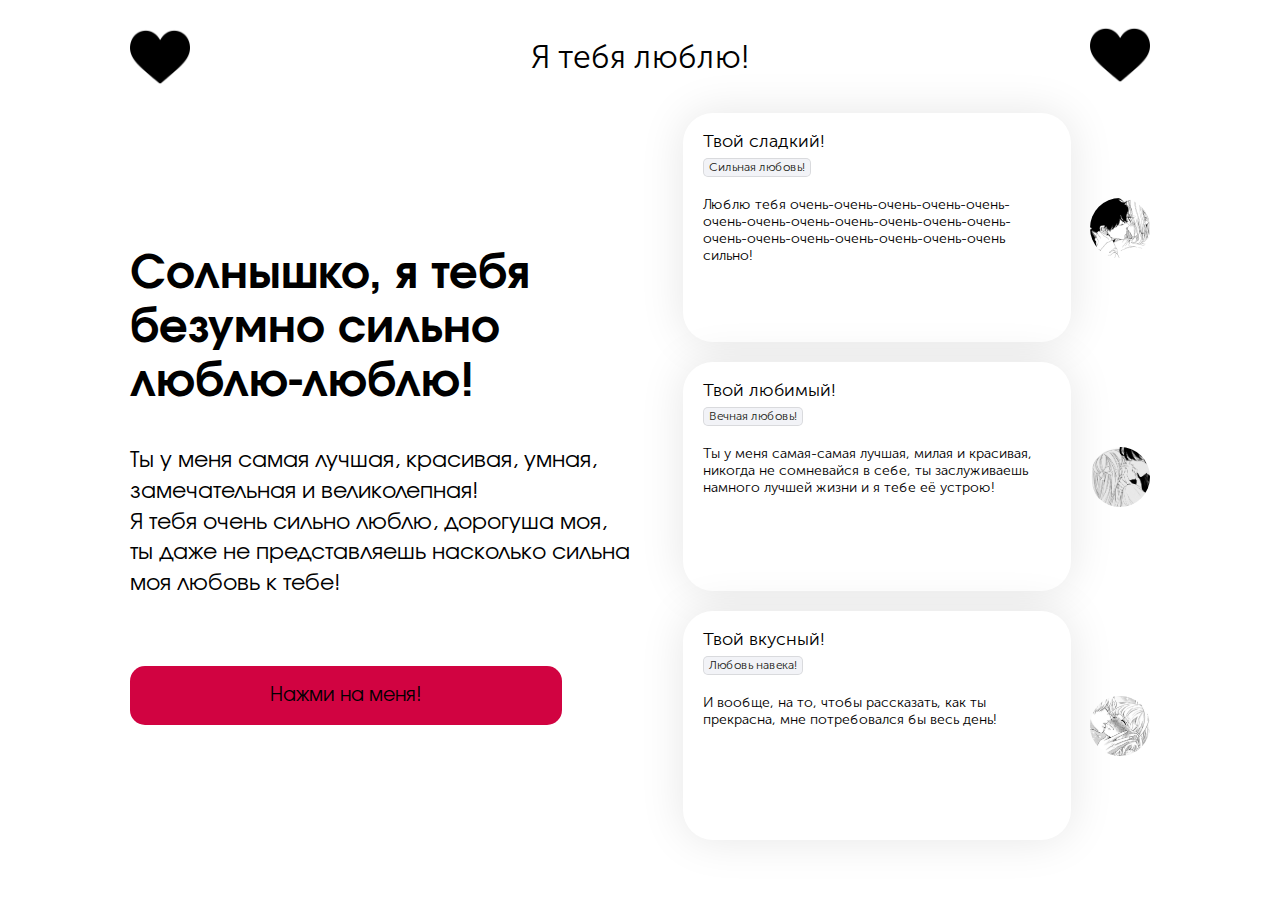
<file: index.html>
<!DOCTYPE html>
<html lang="en">
  <head>
    <meta charset="UTF-8" />
    <meta name="viewport" content="width=device-width, initial-scale=1.0" />
    <title>ForMyLove!</title>
    <link rel="stylesheet" href="/CSS/reset.css" />
    <link rel="stylesheet" href="/CSS/style.css" />
    <link rel="shortcut icon" href="ICONS/heart(1).png" type="image/x-icon" />
  </head>
  <body>
    <header>
      <div class="header container">
        <img class="header__heartIcon" src="/ICONS/BLACK_HEART.PNG" alt="ICON" />
        <div class="header__loveLink">
          <a href="#">Я тебя люблю!</a>
        </div>
        <div class="header__rightIcon">
          <img
            class="header__heartIcon"
            src="../ICONS/BLACK_HEART.PNG"
            alt="BLACK_HEART"
          />
        </div>
      </div>
    <header>

    <div class="hero container">
      <div class="hero-left">
        <div class="hero-title">
          Солнышко, я тебя безумно сильно люблю-люблю!
        </div>
        <div class="hero-description">
          Ты у меня самая лучшая, красивая, умная, замечательная и великолепная!
          <br />Я тебя очень сильно люблю, дорогуша моя, <br />
          ты даже не представляешь насколько сильна моя любовь к тебе!
        </div>
        <a class="love-button" href="gallery.html">Нажми на меня!</a>
      </div>
      <div class="hero-right">
        <div class="hero-reviews">
          <div class="hero-reviews-content">
            <div class="hero-reviews-name">Твой сладкий!</div>

            <div class="hero-reviews-tariff">Сильная любовь!</div>
            <div class="hero-reviews-review">
              Люблю тебя
              очень-очень-очень-очень-очень-очень-очень-очень-очень-очень-очень-очень-очень-очень-очень-очень-очень-очень-очень
              сильно!
            </div>
          </div>
          <img class="AVATAR" src="/ICONS/AVATAR_01.jpg" alt="01" />
        </div>
        <div class="hero-reviews">
          <div class="hero-reviews-content">
            <div class="hero-reviews-name">Твой любимый!</div>

            <div class="hero-reviews-tariff">Вечная любовь!</div>
            <div class="hero-reviews-review">
              Ты у меня самая-самая лучшая, милая и красивая, никогда не
              сомневайся в себе, ты заслуживаешь намного лучшей жизни и я тебе
              её устрою!
            </div>
          </div>
          <img class="AVATAR" src="/ICONS/AVATAR_02.jpg" alt="02" />
        </div>
        <div class="hero-reviews">
          <div class="hero-reviews-content">
            <div class="hero-reviews-name">Твой вкусный!</div>

            <div class="hero-reviews-tariff">Любовь навека!</div>
            <div class="hero-reviews-review">
              И вообще, на то, чтобы рассказать, как ты прекрасна, мне
              потребовался бы весь день!
            </div>
          </div>
          <img class="AVATAR" src="/ICONS/AVATAR_03.jpg" alt="03" />
        </div>
      </div>
    </div>
  </body>
</html>
</file>
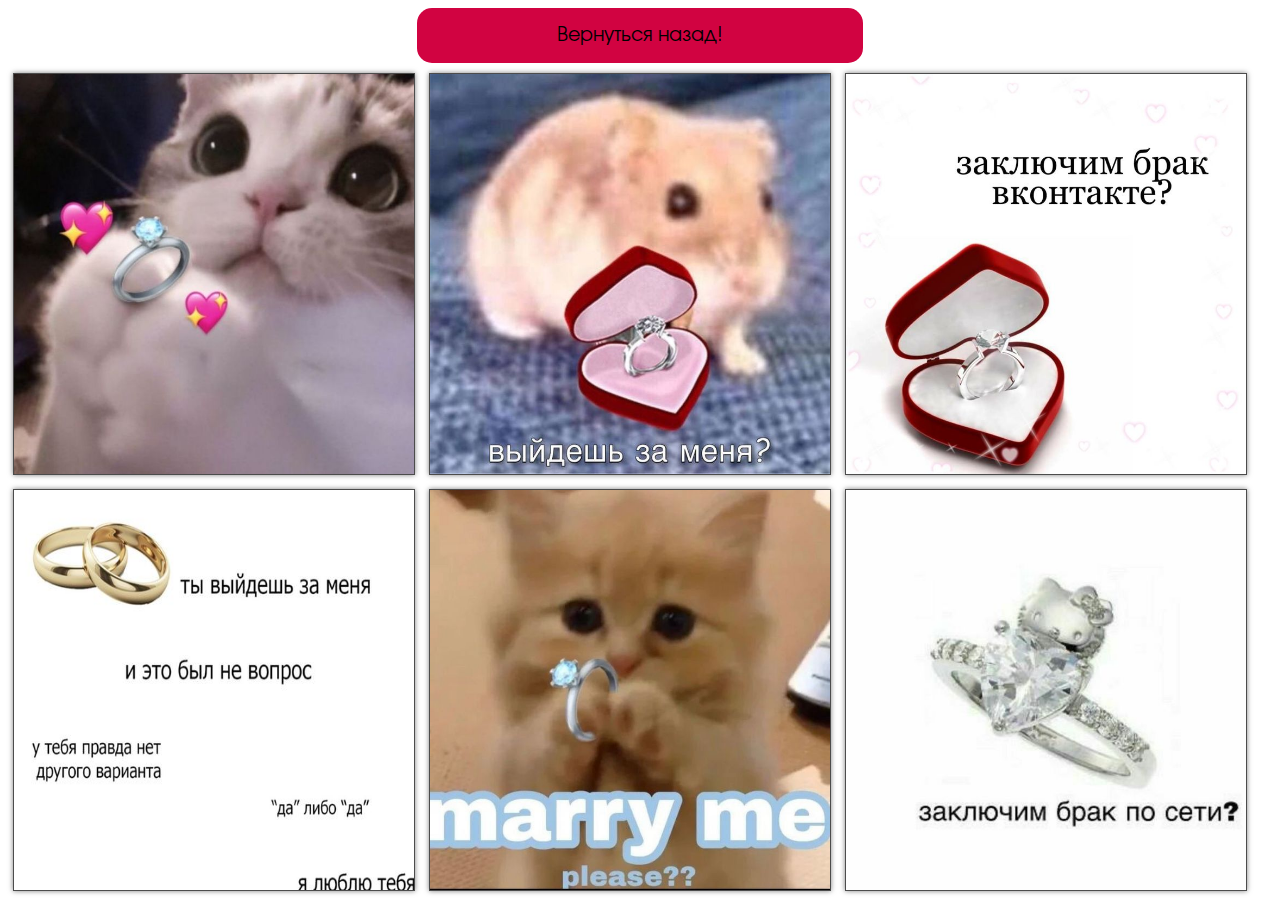
<file: gallery.html>
<!DOCTYPE html>
<html lang="en">
  <head>
    <meta charset="UTF-8" />
    <meta name="viewport" content="width=device-width, initial-scale=1.0" />
    <title>ForMyLove!!!</title>
    <link rel="stylesheet" href="../CSS/gallerystyle.css" />
    <link rel="shortcut icon" href="ICONS/heart(1).png" type="image/x-icon">
  </head>
  <body>
    <main class="main">
      <section class="content">
        <div class="button">
            <a class="love-button" href="index.html">Вернуться назад!</a>
          </div>
          <div class="gallery">
            <img class="LOVE" src="/ICONS/LOVE_01.jpg" alt="01" />
            <img class="LOVE" src="/ICONS/LOVE_02.jpg" alt="02" />
            <img class="LOVE" src="/ICONS/LOVE_03.jpg" alt="03" />
            <img class="LOVE" src="/ICONS/LOVE_04.jpg" alt="04" />
            <img class="LOVE" src="/ICONS/LOVE_05.jpg" alt="05" />
            <img class="LOVE" src="/ICONS/LOVE_06.jpg" alt="06" />
          </div>
      </section>
    </main>
  </body>
</html>
</file>
<file: CSS/style.css>
@keyframes position_top{
  from{
    transform: translateY(-1000px);
  }

  to{
    transform: translateY(0px);
  }
}

@keyframes position_reviews{
  from{
    transform: translateX(800px);
  }

  to{
    transform: translateX(0px);
  }
}

@keyframes position_title {
  from{
    transform: translateX(-700px);
  }

  to{
    transform: translateX(0px);
  }
}

@keyframes position_description {
  from{
    transform: translateX(-700px);
    /* opacity: 0%; */
  }  

  /* 50%{
    opacity: 50%;
  } */

  to{
    transform: translateX(0px);
    /* opacity: 100%; */
  }
}

@keyframes opacity {
   from{
    opacity: 0%;
   }

   to{
    opacity: 100%;
   }
}

@font-face {
  font-family: "Museo Sans Cyrl";
  src: local("Museo Sans Cyrl"),
    url("../FONTS/MuseoSansCyrl300.woff") format("woff");
  font-weight: 300;
  font-style: normal;
  font-display: swap;
}

@font-face {
  font-family: Evolventa;
  src: local("Evolventa"), url("../FONTS/Evolventa-Regular.woff");
  font-weight: normal;
  font-style: normal;
}

@font-face {
  font-family: Evolventa;
  src: local("Evolventa Bold"), url("../FONTS/Evolventa-Bold.woff");
  font-weight: bold;
  font-style: normal;
}

.container {
  max-width: 1180px;
  margin: 0px auto;
  padding: 0px 130px;
  display: flex;
  justify-content: space-between;
  align-items: center;
}

.container a {
  text-decoration: none;
}

.container a {
  color: #000;
}

.header__loveLink {
  font-size: 32px;
  font-family: "Museo Sans Cyrl";
  color: #e93030;
  text-decoration: none;
  position: relative;
  display: inline-block;
  animation-name: position_top;
  animation-duration: 2s;
  animation-timing-function: ease-in-out;

}

.header__loveLink a::before {
  background: rgba(0, 0, 0, 0.702);
  bottom: 0;
  content: "";
  height: 1px;
  left: 0%;
  position: absolute;
  right: 100%;
  transition: right 400ms, left 400ms;
  margin-bottom: -5px;
}

.header__loveLink a:hover::before {
  left: 0;
  right: 0;
  transition: right 400ms, left 400ms;
}
.container a:visited {
  color: #3f3f3f;
}
.container img {
  width: 60px;
}

.header {
  padding: 25px 130px;
}

.hero {
  display: flex;
  justify-content: space-between;
  gap: 41px;
}

.hero-left {
  max-width: 612px;
}

.hero-title {
  font-family: Evolventa;
  font-weight: bold;
  font-size: 45px;
  line-height: 120%;
  color: #000;
  margin-bottom: 35px;
  /* margin-top: 0px; */
  animation-name: position_title;
  animation-duration: 2s;
}

.hero-description {
  font-family: Evolventa;
  font-weight: normal;
  font-size: 22px;
  line-height: 140%;
  color: #000;
  margin-bottom: 67px;
  max-width: 545px;
  animation-name: position_description;
  animation-duration: 2s;
  animation-iteration-count: 1;
  animation-timing-function: ease-in-out;
}

.love-button {
  /* max-width: 480px; */
  display: inline-block;
  padding: 20px 140px;
  border-radius: 15px;
  background: rgb(209, 3, 65);
  font-weight: 700px;
  font-family: Evolventa;
  text-align: center;
  font-size: 19px;
  color: #000000;
  /* margin-top: 10px;; */
  text-decoration: none;
  transition: background 400ms;
  
  animation-name: opacity;
  animation-duration: 3s;
  animation-timing-function: ease-in-out;
}

.love-button:hover {
  background: #98002eaf;
}

.hero-right {
  max-width: 480px;
  max-height: 1070px;
}

.AVATAR {
  border-radius: 100px;
}
.hero-reviews {
  display: flex;
  scale: 100%;
  transition: scale 400ms;
  gap: 19px;
  margin-bottom: 20px;
  align-items: center;
  animation-name: position_reviews;
  animation-duration: 2s;
  animation-iteration-count: 1;
  animation-direction: alternate;
  animation-timing-function: ease-in-out;
  
}

.hero-reviews-content {
  border-radius: 30px;
  padding: 18px 20px 30px;
  width: 348px;
  height: 181px;
  background: #fff;
  box-shadow: 0 0 45px 0 rgba(0, 0, 0, 0.1);
}

.hero-reviews:hover {
  scale: 110%;
  transition: scale 400ms;
}

.hero-reviews-name {
  font-family: "Museo Sans Cyrl";
  font-weight: 400;
  font-size: 18px;
  line-height: 120%;
  color: #000;
  margin-bottom: 5px;
}

.hero-reviews-tariff {
  border: 1px solid rgba(0, 0, 0, 0.1);
  border-radius: 5px;
  padding: 1px 5px;
  display: inline-block;
  font-size: 12px;
  font-family: "Museo Sans Cyrl";
  font-weight: 300;
  line-height: 130%;
  color: #1a1b16;
  background: #f2f3f7;
  margin-bottom: 20px;
}

.hero-reviews-review {
  font-family: "Museo Sans Cyrl";
  font-weight: 300;
  font-size: 14px;
  line-height: 120%;
  color: #000;
}

.header__heartIcon{
  animation-name: opacity;
  animation-duration: 3s;
  animation-timing-function: ease;

}
</file>
<file: CSS/gallerystyle.css>
@font-face {
  font-family: Evolventa;
  src: local("Evolventa"), url("../FONTS/Evolventa-Regular.woff");
  font-weight: normal;
  font-style: normal;
}

@keyframes scale {
  from{
    scale: 0%;
    opacity: 0%;
  }
    50%{
      opacity: 100%;
    }
  to{
    scale: 100%;
  }
}

@keyframes opacity {
  from{
    opacity: 0%;
  }

  to{
    opacity: 100%;
  }
}


.gallery {
  align-items: center;
}

.LOVE {
  width: 400px;
  display:inline-block;
  height: 400px;
  margin: 5px 5px;
  border: 1px solid rgba(0, 0, 0, 0.702);
  box-shadow: 0 0 5px 0 rgba(0, 0, 0, 0.5);
  scale: 100%;
  transition: scale 300ms;

  animation-name: scale;
  animation-duration: 1s;
}

.LOVE:hover {
  scale: 105%;
  transition: scale 300ms;
}

.button {
  margin: 5px 10px;
  text-align: center;
}

.love-button {
  /* max-width: 480px; */
  display: inline-block;
  padding: 15px 140px;
  border-radius: 15px;
  background: rgb(209, 3, 65);
  font-weight: 700px;
  font-family: Evolventa;
  text-align: center;
  font-size: 19px;
  color: #000000;
  /* margin-top: 10px;; */
  text-decoration: none;
  transition: background 400ms;
  animation-name: opacity;
  animation-duration: 4s;
}

.love-button:hover {
  background: #98002eaf;
}
</file>
